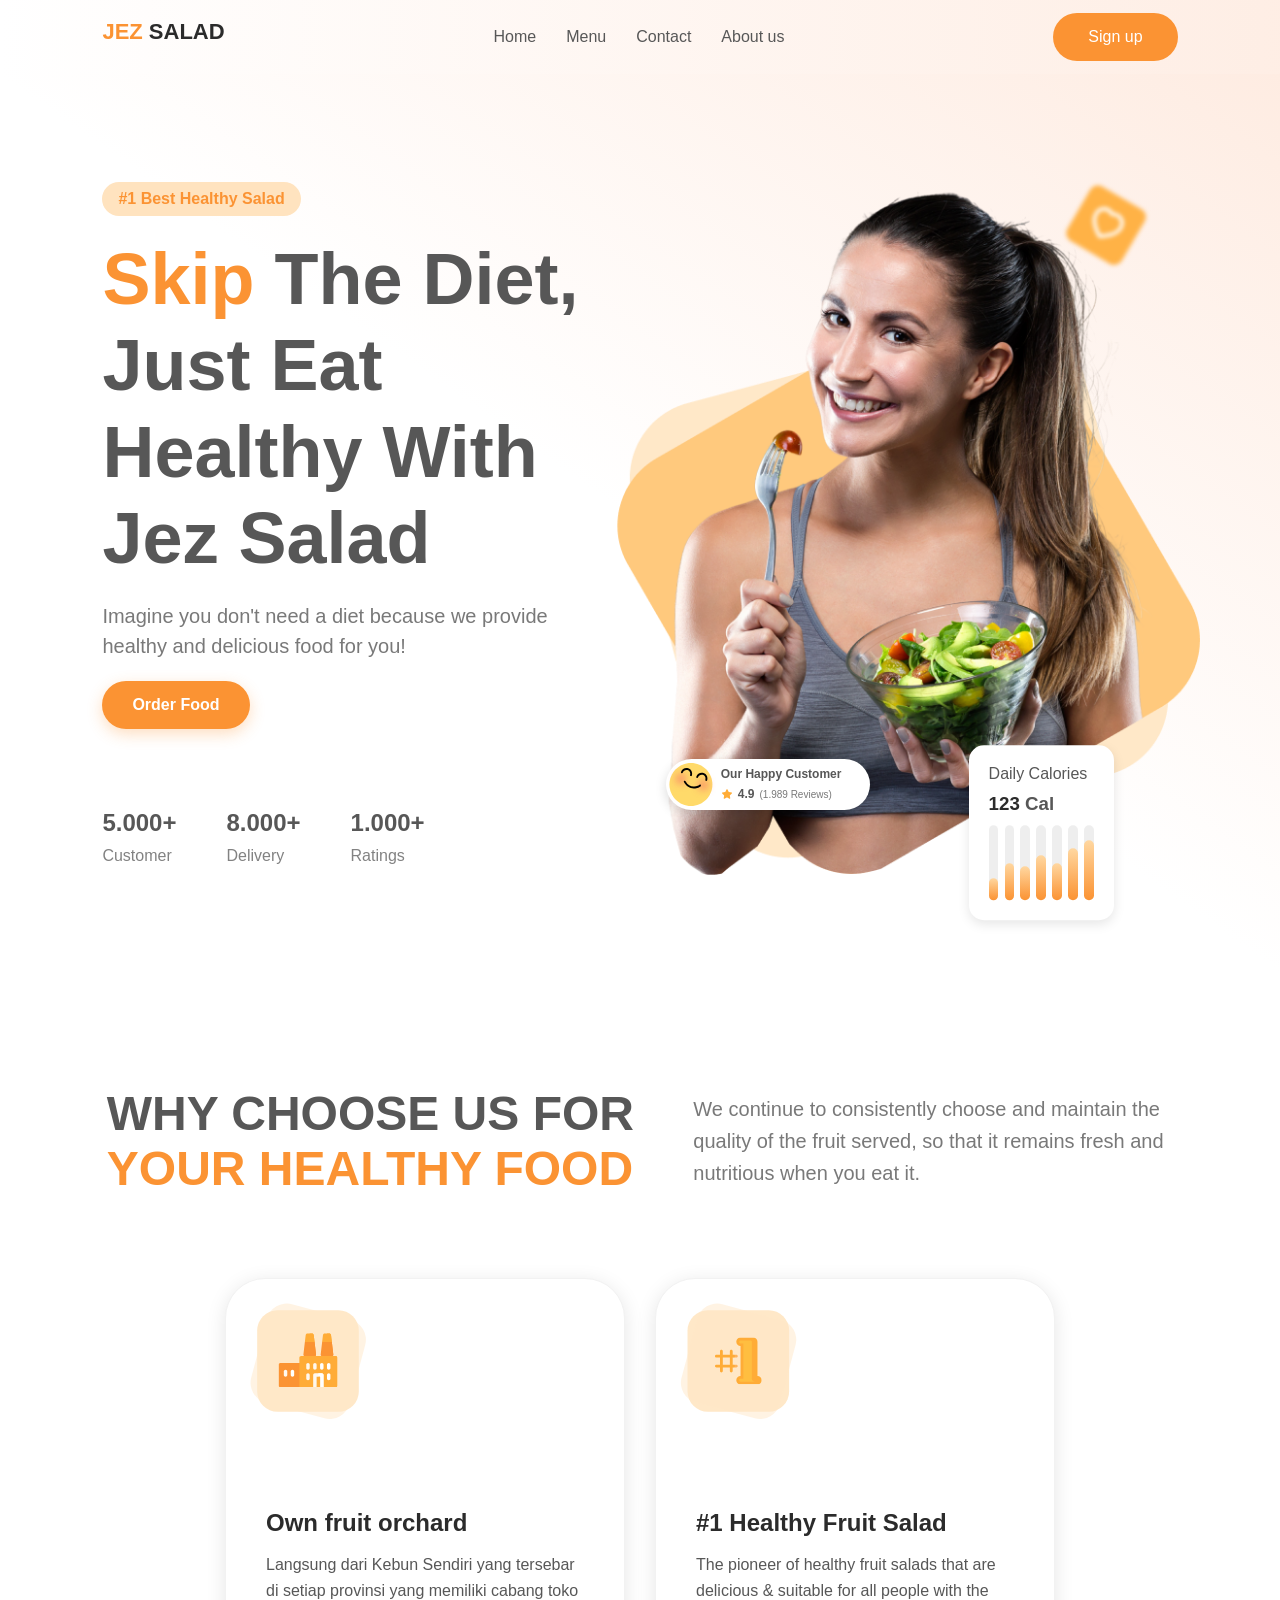
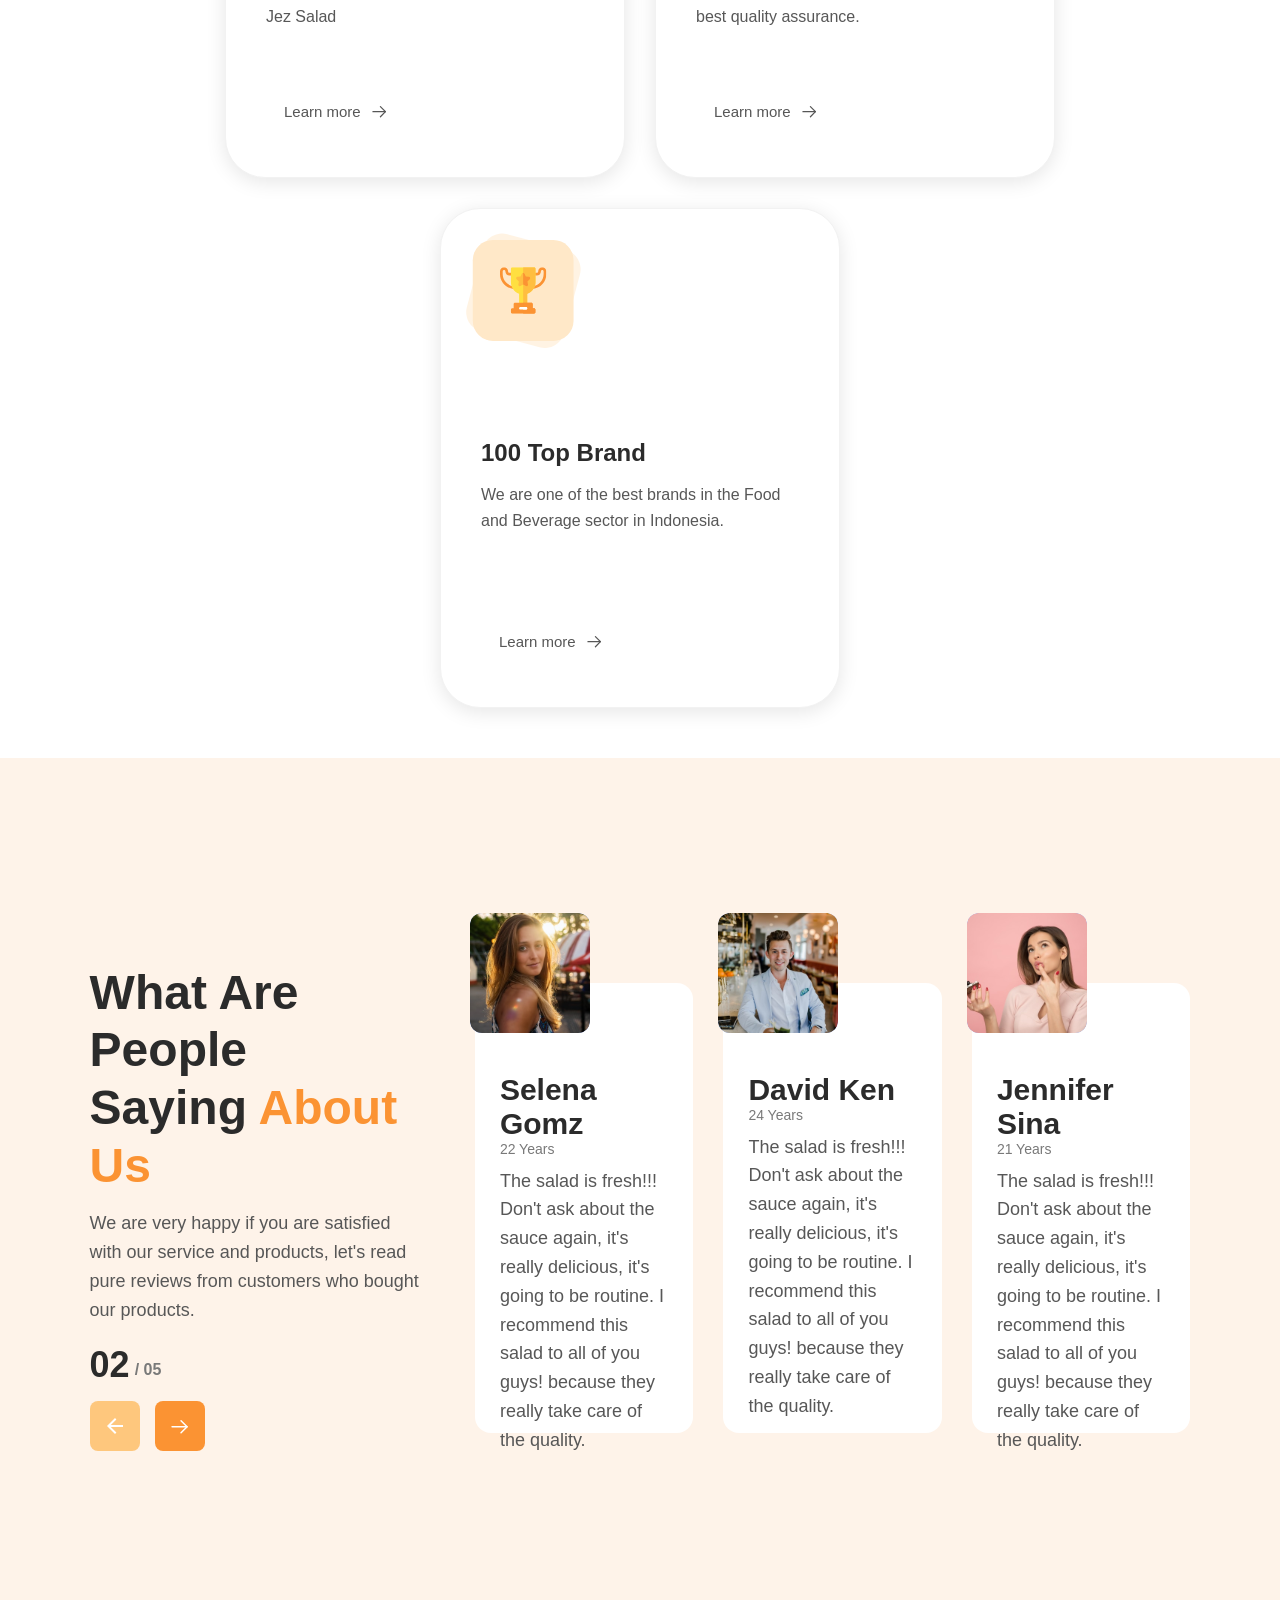
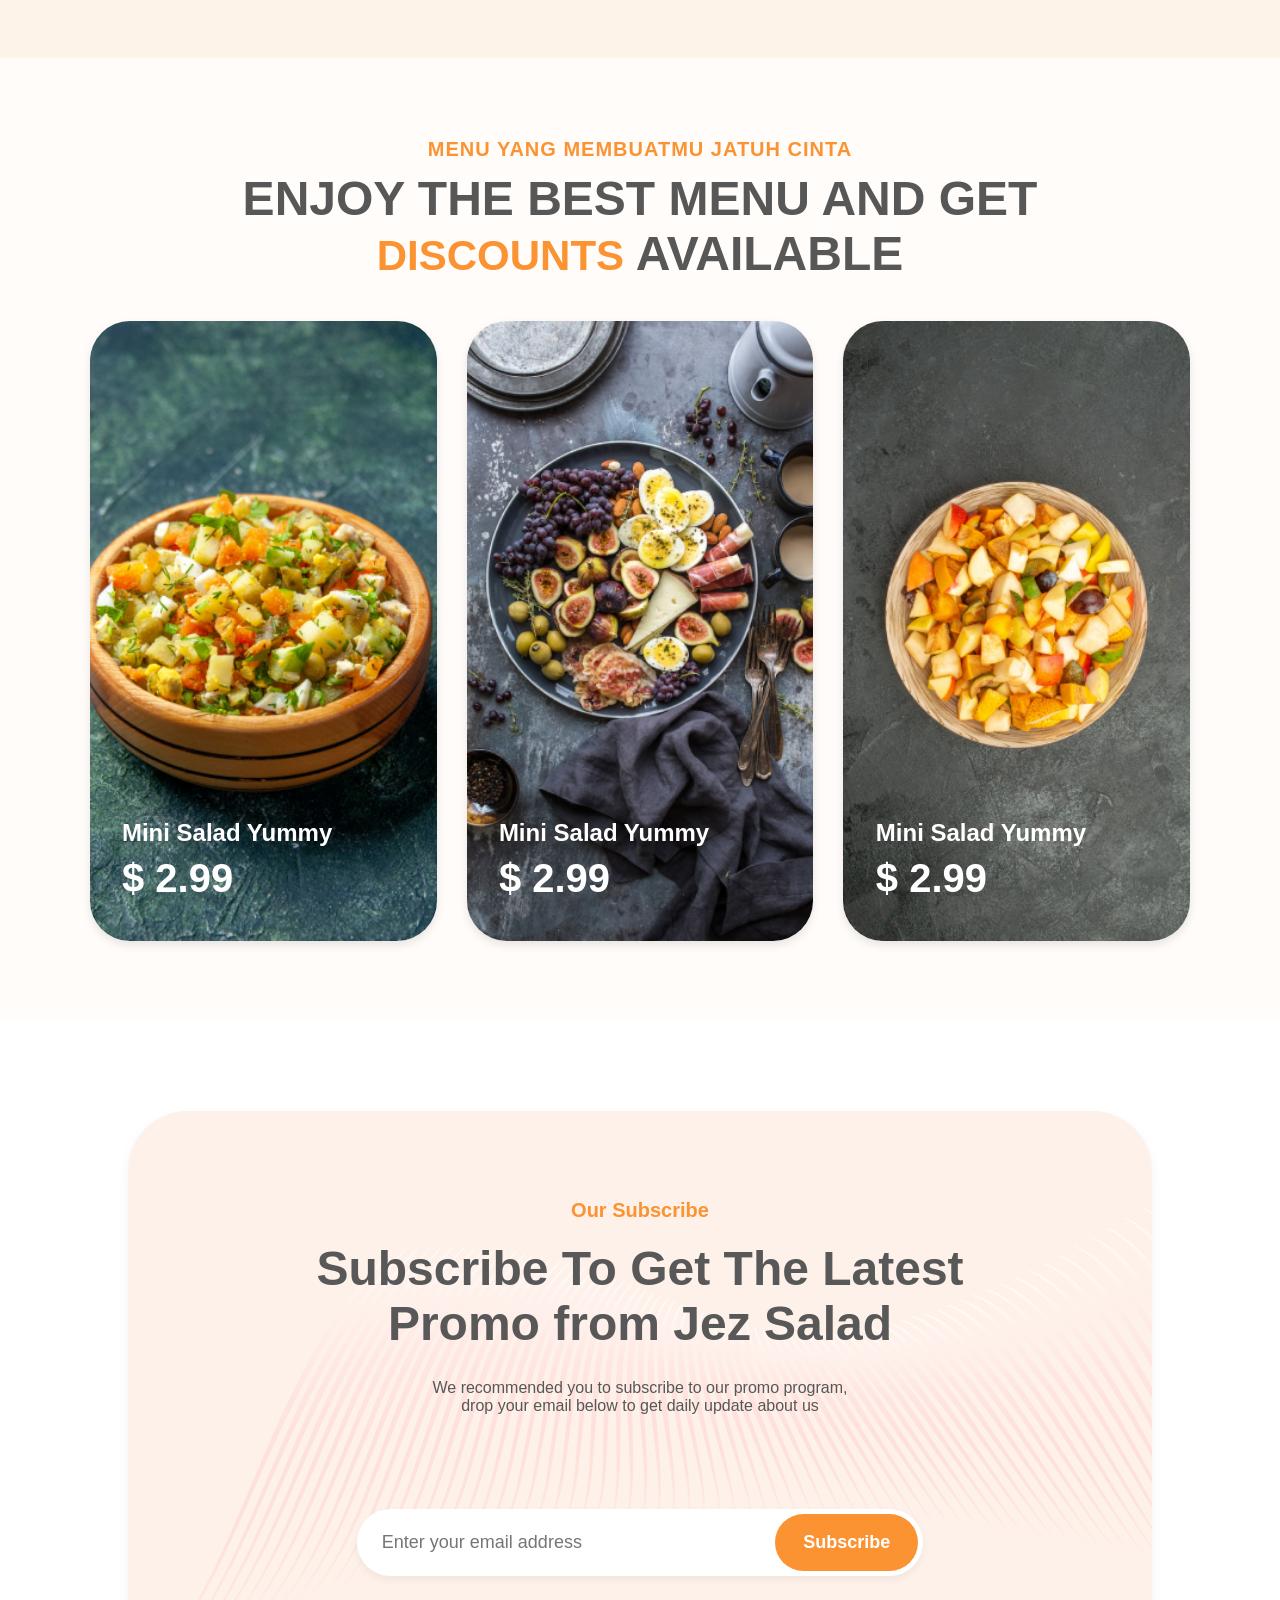
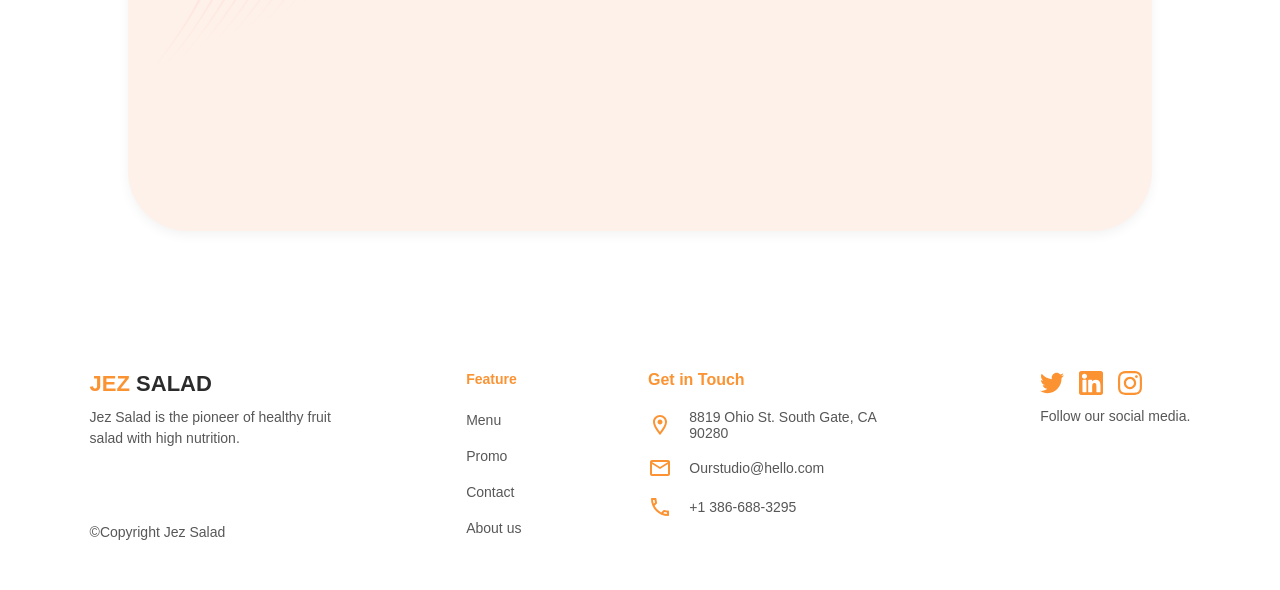
<file: index.html>
<!doctype html>
<html lang="en">
    <head>
        <meta charset="UTF-8" />
        <meta name="viewport" content="width=device-width, initial-scale=1.0" />
        <link rel="stylesheet" href="css/styles.css">
        <title>Webblock</title>
    </head>
    <body>
        <header class="header">
            <h3 class="logo-text"><span>JEZ</span> SALAD</h3>
            <nav class="header-nav">
                <a href="#" class="header-link" >Home</a>
                <a href="#" class="header-link">Menu</a>
                <a href="#" class="header-link">Contact</a>
                <a href="#" class="header-link">About us</a>
            </nav>
            <button class="sign-up-button">Sign up</button>
        </header>
        <main class="main">
            <section class="container-first-block">
                <section class="container-first-block-text">
                    <span class="numberone-container-text" >#1 Best Healthy Salad</span>
                    <h1 class="first-block-text">
                        <span class="skip-text" >Skip</span> The Diet, Just Eat
                        Healthy With Jez Salad
                    </h1>
                    <p class="skip-text-under">
                        Imagine you don't need a diet because we provide healthy
                        and delicious food for you!
                    </p>
                    <button class="order-food-button" >Order Food</button>
                    <div class="header-stats">
                        <div class="header-stats">
                            <span class="header-stats-text">5.000+</span>
                            <span class="header-stats-undertext">
                                Customer
                            </span>
                        </div>
                        <div class="header-stats">
                            <span class="header-stats-text">8.000+</span>
                            <span class="header-stats-undertext">
                                Delivery
                            </span>
                        </div>
                        <div class="header-stats">
                            <span class="header-stats-text">1.000+</span>
                            <span class="header-stats-undertext">
                                Ratings
                            </span>
                        </div>
                    </div>
                </section>
                <section class="container-first-block-woman">
                    <img
                        class="heart-icon"
                        src="images/heart-icon.svg"
                        alt="background-heart-icon"
                    />
                    <img
                        class="header-image-woman"
                        src="images/header-image.png"
                        alt="header-image-woman"
                    />
                    <img
                        class="dots-icon"
                        src="images/background-dots.svg"
                        alt="background-dots"
                    />
                    <div class="customer-comment-container">
                        <img src="images/smile-icon.svg" alt="smile-icon"/>
                        <div class="customer-comment-content">
                            <p class="customer-comment-text">Our Happy Customer</p>
                            <div class="customer-comment-rating">
                                <img class="customer-comment-star-icon" src="images/star-icon.svg" alt="star-icon">
                                <p class="customer-comment-text-rating">4.9</p>
                                <span class="customer-comment-text-reviews">(1.989 Reviews)</span>
                            </div>
                        </div>
                    </div>     
                    <div class="calories-rating">
                        <p class="calories-title">Daily Calories</p>
                        <h3 class="calories-number"><span>123</span> Cal</h3>     
                        <div class="calories-progress-bars">
                            <div class="calories-progress-wrapper">
                              <div class="calories-progress-background"></div>
                              <div class="calories-progress" style="height: 30%;"></div>
                            </div>
                        
                            <div class="calories-progress-wrapper">
                              <div class="calories-progress-background"></div>
                              <div class="calories-progress" style="height: 50%;"></div>
                            </div>
                        
                            <div class="calories-progress-wrapper">
                              <div class="calories-progress-background"></div>
                              <div class="calories-progress" style="height: 45%;"></div>
                            </div>
                        
                            <div class="calories-progress-wrapper">
                              <div class="calories-progress-background"></div>
                              <div class="calories-progress" style="height: 60%;"></div>
                            </div>
                        
                            <div class="calories-progress-wrapper">
                              <div class="calories-progress-background"></div>
                              <div class="calories-progress" style="height: 50%;"></div>
                            </div>
                        
                            <div class="calories-progress-wrapper">
                              <div class="calories-progress-background"></div>
                              <div class="calories-progress" style="height: 70%;"></div>
                            </div>
                        
                            <div class="calories-progress-wrapper">
                              <div class="calories-progress-background"></div>
                              <div class="calories-progress" style="height: 80%;"></div>
                            </div>
                          </div>
                        </div>
                    </div>
                </section>
            </section>
            <section class="container-second-block">
                <div class="container-second-block-text">
                    <h1 class="second-block-text-1">
                        WHY CHOOSE US FOR <span class="highlight">YOUR HEALTHY FOOD</span>
                    </h1>
                    <p class="second-block-text-2">
                        We continue to consistently choose and maintain the quality of the fruit served, 
                        so that it remains fresh and nutritious when you eat it.
                    </p>
                </div>
                <section class="second-block-cards">
                    <article class="second-block-single-card">
                        <img class="second-block-card-icon" src="images/first-card-icon.svg" alt="card-1"/>
                        <div class="card-text">
                            <h2 class="card-text-main">Own fruit orchard</h2>
                            <p class="card-description">Langsung dari Kebun Sendiri yang tersebar di setiap provinsi yang memiliki cabang toko Jez Salad</p>
                        </div>
                        <div class="card-link-container">
                            <a href="#">Learn more</a>
                            <img class="card-right-arrow" src="images/right-arrow.svg" alt="right-arrow"/>
                        </div>
                    </article>
                    <article class="second-block-single-card">
                        <img class="second-block-card-icon" src="images/second-card-icon.svg" alt="card-2"/>
                        <div class="card-text">
                            <h2 class="card-text-main">#1 Healthy Fruit Salad</h2>
                            <p class="card-description">The pioneer of healthy fruit salads that are delicious & suitable for all people with the best quality assurance.</p>
                        </div>
                        <div class="card-link-container" >
                            <a href="#">Learn more</a>
                            <img class="card-right-arrow" src="images/right-arrow.svg" alt="right-arrow"/>
                        </div>
                    </article>
                    <article class="second-block-single-card">
                        <img class="second-block-card-icon" src="images/third-card-icon.svg" alt="card-3"/>
                        <div class="card-text">
                            <h2 class="card-text-main">100 Top Brand</h2>
                            <p class="card-description">We are one of the best brands in the Food and Beverage sector in Indonesia.</p>
                        </div>
                        <div class="card-link-container">
                            <a href="#">Learn more</a>
                            <img class="card-right-arrow" src="images/right-arrow.svg" alt="right-arrow"/>
                        </div>
                    </article>
                </section>
            </section>
            <section class="container-third-block">
                <section class="third-block-text">
                    <h1 class="third-block-text-1">What Are People<br> Saying <span >About Us</span></h1>
                    <p class="third-block-text-2">We are very happy if you are satisfied with our service and products, let's read pure reviews from customers who bought our products.</p>
                    <div class="third-block-cards-numeration">
                        <p class="third-block-cards-numeration-main">02</p><span class="third-block-cards-numeration-second">/ 05</span>
                    </div>
                    <div class="third-block-cards-arrows">
                        <div class="third-block-cards-left-arrow">
                            <img class="third-block-not-activated-arrow" src="images/left-arrow.svg" alt="left-arrow"/>
                        </div>
                        <div class="third-block-cards-right-arrow">
                            <img class="third-block-activated-arrow" src="images/white-right-arrow.svg" alt="right-arrow"/>
                        </div>
                    </div>
                </section>
                <section class="third-block-cards">
                    <article class="third-block-single-card">
                        <img class="reviewer-icon" src="images/reviewer-1.svg" alt="reviewer-card-1"/>
                        <div class="third-block-card-text">
                            <h2 class="reviwer-name">Selena Gomz</h2>
                            <span class="reviewer-age">22 Years</span>
                            <p class="reviewer-review">The salad is fresh!!! Don't ask about the sauce again, it's really delicious, it's going to be routine. I recommend this salad to all of you guys! because they really take care of the quality.</p>
                        </div>
                    </article>
                    <article class="third-block-single-card">
                        <img class="reviewer-icon" src="images/reviewer-2.svg" alt="reviewer-card-2"/>
                        <div class="third-block-card-text">
                            <h2 class="reviwer-name">David Ken</h2>
                            <span class="reviewer-age">24 Years</span>
                            <p class="reviewer-review">The salad is fresh!!! Don't ask about the sauce again, it's really delicious, it's going to be routine. I recommend this salad to all of you guys! because they really take care of the quality.</p>
                        </div>
                    </article>
                    <article class="third-block-single-card">
                        <img class="reviewer-icon" src="images/reviewer-3.svg" alt="reviewer-card-3"/>
                        <div class="third-block-card-text">
                            <h2 class="reviwer-name">Jennifer Sina</h2>
                            <span class="reviewer-age">21 Years</span>
                            <p class="reviewer-review">The salad is fresh!!! Don't ask about the sauce again, it's really delicious, it's going to be routine. I recommend this salad to all of you guys! because they really take care of the quality.</p>
                        </div>
                    </article>
                </section>
            </section>
            <section class="fourth-block">
                <section class="fourth-block-text">
                    <h3 class="fourth-block-text-small" >MENU YANG MEMBUATMU JATUH CINTA</h3>
                    <h1 class="fourth-block-text-big">ENJOY THE BEST MENU AND GET<br> </h1><span >DISCOUNTS</span><h1 class="fourth-block-text-big"> AVAILABLE</h1>
                </section>
                <section class="fourth-block-cards">
                    <article class="fourth-block-single-card">
                        <img class="dish-card" src="images/dish-card-1.png" alt="alt-card-1"/>
                        <div class="fourth-block-card-text-container">
                            <h3 class="fourth-block-card-text">Mini Salad Yummy</h3>
                            <h2 class="fourth-block-card-text-price">$ 2.99</h2>
                        </div>
                    </article>
                    <article class="fourth-block-single-card">
                        <img class="dish-card" src="images/dish-card-2.png" alt="alt-card-2"/>
                        <div class="fourth-block-card-text-container">
                            <h3 class="fourth-block-card-text">Mini Salad Yummy</h3>
                            <h2 class="fourth-block-card-text-price">$ 2.99</h2>
                        </div>
                    </article>
                    <article class="fourth-block-single-card">
                        <img class="dish-card" src="images/dish-card-3.png" alt="alt-card-3"/>
                        <div class="fourth-block-card-text-container">
                            <h3 class="fourth-block-card-text">Mini Salad Yummy</h3>
                            <h2 class="fourth-block-card-text-price">$ 2.99</h2>
                        </div>
                    </article>
                </section>
            </section>
            <section class="fifth-block">
                <div class="fifth-block-container">
                    <h4 class="fifth-block-subscription-small-main-text" >Our Subscribe</h4>
                    <h2 class="fifth-block-subscription-big-main-text">Subscribe To Get The Latest<br>Promo from Jez Salad</h2>
                    <p class="fifth-block-subscription-main-undertext">We recommended you to subscribe to our promo program,<br> drop your email below to get daily update about us</p>
                    <form class="fifth-block-subscription-email-input-container">
                        <input type="email" id="email" placeholder="Enter your email address">
                        <button type="submit">Subscribe</button>
                    </form>

                </div>
            </section>
            <footer class="footer">
                <section class="logo">
                    <h3 class="logo-text"><span >JEZ</span> SALAD</h3>
                    <span class="footer-copyright-text">Jez Salad is the pioneer of healthy fruit salad with high nutrition.</span>
                    <span class="footer-copyright">©Copyright Jez Salad</span>
                </section>
                <nav class="footer-links">
                    <a href="#" class="footer-link" >Feature</a>
                    <a href="#" class="footer-link">Menu</a>
                    <a href="#" class="footer-link">Promo</a>
                    <a href="#" class="footer-link">Contact</a>
                    <a href="#" class="footer-link">About us</a>
                </nav>
                <section class="get-in-touch">
                    <h3 class="get-in-touch-text" >Get in Touch</h3>
                    <div class="footer-location">
                        <img class="footer-icon" src="images/location_icon.svg" alt="location-icon"/>
                        <span class="footer-text">8819 Ohio St. South Gate, CA 90280</span>
                    </div>
                    <div class="footer-email">
                        <img class="footer-icon" src="images/email-icon.svg" alt="email-icon"/>
                        <span class="footer-text">Ourstudio@hello.com</span>
                    </div>
                    <div class="footer-phone">
                        <img class="footer-icon" src="images/phone-icon.svg" alt="phone-icon"/>
                        <span class="footer-text">+1 386-688-3295</span>
                    </div>
                </section>
                <section class="social-links">
                    <div class="social-icons">
                        <a href="#" class="footer-link"><img src="images/twitter-icon.svg" alt="Twitter"/></a>
                        <a href="#" class="footer-link"><img src="images/linkedin-icon.svg" alt="LinkedIn"/></a>
                        <a href="#" class="footer-link"><img src="images/insta-icon.svg" alt="Instagram"/></a>
                    </div>
                    <span class="footer-social-links-text">Follow our social media.</span>
                </section>
            </footer>
        </main>
    </body>
</html>
</file>
<file: css/styles.css>
* {
  margin: 0;
  padding: 0;
  box-sizing: border-box;
}

body {
  font-family: "Poppins", sans-serif;
  color: #575757;
}

.header {
  display: flex;
  justify-content: space-between;
  align-items: center;
  padding: 1% 8%;
  background: linear-gradient(to right, #fff 0%, #feece2 110%);
}

.logo-text {
  font-size: 22px;
  font-weight: bold;
  font-family: "Roboto", sans-serif;
}

.logo-text span {
  color: #fb9333;
}

.header-nav {
  display: flex;
  flex: 1;
  gap: 30px;
  justify-content: center;
}

.header-link {
  font-size: 16px;
  color: #575757;
  text-decoration: none;
  font-weight: 500;
  transition: color 0.3s ease;
}

.header-link:hover,
.header-link.active {
  color: #fb9333;
  font-weight: 700;
}

.sign-up-button {
  background: #fb9333;
  color: white;
  padding: 15px 35px;
  border-radius: 25px;
  border: none;
  font-weight: 500;
  font-size: 16px;
  cursor: pointer;
  transition: background 0.3s ease;
}

.sign-up-button:hover {
  background: #fb9333;
}

.container-first-block {
  display: flex;
  align-items: center;
  justify-content: space-between;
  padding: 0% 8%;
  min-height: 100vh;
  background: linear-gradient(215deg, #feece2 0%, #fff 50%);
}

.container-first-block-text {
  display: flex;
  flex-direction: column;
  justify-content: center;
  align-items: flex-start;
  height: 100%;
  max-width: 50%;
  gap: 20px;
}

.numberone-container-text {
  display: inline-block;
  background: #ffe3bf;
  color: #fb9333;
  font-weight: 600;
  padding: 8px 16px;
  border-radius: 20px;
  font-size: 16px;
}

.first-block-text {
  font-size: 72px;
  font-weight: 700;
  line-height: 1.2;
  color: #575757;
  max-width: 90%;
}

.skip-text {
  color: #fb9333;
}

.skip-text-under {
  font-size: 20px;
  color: #797979;
  max-width: 85%;
  line-height: 1.5;
}

.order-food-button {
  background: #fb9333;
  color: white;
  padding: 15px 30px;
  border: none;
  border-radius: 30px;
  font-size: 16px;
  font-weight: 600;
  cursor: pointer;
  transition: all 0.3s ease;
  box-shadow: 0 5px 15px rgba(251, 147, 51, 0.3);
}

.order-food-button:hover {
  background: #e47d1f;
  transform: scale(1.05);
}

.header-stats {
  display: flex;
  gap: 10px 50px;
  margin-top: 30px;
}

.header-stats div {
  display: flex;
  flex-direction: column;
  text-align: left;
}

.header-stats-text {
  font-size: 24px;
  font-weight: 600;
  color: #575757;
}

.header-stats-undertext {
  font-size: 16px;
  font-weight: 500;
  color: #828282;
}

.container-first-block-woman {
  width: 50%;
  height: 100%;
  display: flex;
  justify-content: center;
  align-items: flex-end;
}

.container-first-block-woman img:nth-of-type(2) {
  position: absolute;
  width: 50%;
  height: 90%;
  object-fit: contain;
  bottom: -5%;
  z-index: 1;
}

.heart-icon:first-of-type {
  position: absolute;
  top: 20%;
  right: 10%;
  width: 7%;
  z-index: 3;
  filter: blur(2px);
}

.customer-comment-container {
  position: absolute;
  bottom: 10%;
  left: 52%;
  display: flex;
  align-items: center;
  background: white;
  padding: 4px 10px 4px 2px;
  border-radius: 50px;
  box-shadow: 0 4px 12px rgba(0, 0, 0, 0.15);
  gap: 5px;
  z-index: 3;
}

.customer-comment-container img {
  width: 25%;
  height: 25%;
}

.customer-comment-rating {
  display: flex;
  align-items: center;
  gap: 5px;
  font-size: 12px;
  font-weight: 700;
  color: #797979;
}

.customer-comment-text {
  font-size: 12px;
  color: #575757;
  font-weight: bold;
  margin-bottom: 5%;
}

.customer-comment-star-icon {
  width: 10% !important;
  height: 10% !important;
  color: #fb9333;
}

.customer-comment-text-rating {
  font-size: 12px;
  color: #575757;
  font-weight: 600;
}

.customer-comment-text-reviews {
  font-size: 10px;
  color: #797979;
  font-weight: 400;
}

.calories-rating {
  position: absolute;
  right: 13%;
  background: white;
  padding: 20px 20px;
  border-radius: 15px;
  box-shadow: 0 4px 12px rgba(0, 0, 0, 0.1);
  z-index: 3;
}

.calories-rating {
  position: absolute;
  right: 13%;
  background: white;
  padding: 20px 20px;
  border-radius: 15px;
  box-shadow: 0 4px 12px rgba(0, 0, 0, 0.1);
  z-index: 3;
  transform: translateY(175%);
}

.calories-progress-bars {
  display: flex;
  align-items: flex-end;
  gap: 6%;
  height: 75px;
  position: relative;
}

.calories-progress-wrapper {
  position: relative;
  width: 15px;
  height: 100%;
  display: flex;
  justify-content: center;
  align-items: flex-end;
}

.calories-progress-background {
  width: 100%;
  height: 100%;
  border-radius: 5px;
  background: rgba(200, 200, 200, 0.3);
  position: absolute;
}

.calories-progress {
  width: 100%;
  border-radius: 5px;
  background: linear-gradient(to top, #FB9333, #FFD7A0);
  position: relative;
}

.calories-number {
  font-family: "Poppins", sans-serif;
  padding-top: 10px;
  padding-bottom: 10px;
}

.calories-number span {
  color: #2b2b2b;
}

.calories-title{
  font-size: 16px;
  color: #575757;
  font-weight: 500;
}

.container-second-block {
  display: flex;
  flex-direction: column;
  align-items: flex-start;
  padding: 50px 20px;
  background: #fff;
  width: 100%;
}

.container-second-block-text {
  display: flex;
  align-items: center;
  justify-content: space-between;
  padding: 5% 7%;
}

.second-block-text-1 {
  font-size: 48px;
  font-weight: 700;
  color: #575757;
  max-width: 50%;
}

.second-block-text-1 .highlight {
  color: #fb9333;
}

.second-block-text-2 {
  font-size: 20px;
  color: #797979;
  max-width: 45%;
  line-height: 1.6;
}

.second-block-cards {
  display: flex;
  justify-content: center;
  gap: 30px;
  flex-wrap: wrap;
  width: 100%;
  margin-top: 20px;
}

.second-block-single-card {
  background: #fff;
  padding: 40px;
  border-radius: 40px;
  box-shadow: 0px 4px 20px rgba(0, 0, 0, 0.1);
  min-width: 300px;
  max-width: 400px;
  flex-grow: 1;
  height: 500px;
  transition: transform 0.3s ease;
  border: 1px solid #f2f2f2;
  display: flex;
  flex-direction: column;
  align-items: flex-start;
  position: relative;
}

.second-block-single-card:hover {
  transform: translateY(-5px);
}

.second-block-card-icon {
  width: 125px !important;
  position: absolute;
  top: 20px;
  left: 20px;
}

.card-text {
  text-align: left;
  margin-top: 60%;
  flex-grow: 1;
}

.card-text-main {
  font-size: 24px;
  font-weight: 700;
  color: #2b2b2b;
  margin-bottom: 15px;
}

.card-description {
  font-size: 16px;
  color: #575757;
  line-height: 1.6;
}

.card-link-container {
  display: flex;
  align-items: center;
  position: absolute;
  bottom: 40px;
  left: 40px;
  padding: 15px 18px;
  border-radius: 40px;
  transition: all 0.3s ease;
  cursor: pointer;
}

.card-link-container a {
  text-decoration: none;
  color: #575757;
  font-size: 15px;
  font-weight: 500;
  transition: all 0.3s ease;
  display: flex;
  align-items: center;
}

.card-right-arrow {
  width: 20px;
  display: flex;
  align-items: center;
  justify-content: center;
  background: transparent;
  border-radius: 50%;
  transition: all 0.3s ease;
  margin-left: 8px;
}

.card-link-container:hover {
  background: #fb9333;
}

.card-link-container:hover a {
  color: #fff !important;
}

.container-third-block {
  display: flex;
  justify-content: space-between;
  align-items: center;
  width: 100%;
  min-height: 100vh;
  background: #fef3e9;
  padding: 9% 7%;
}

.third-block-text {
  max-width: 60%;
}

.third-block-text-1 {
  font-size: 48px;
  font-weight: 700;
  color: #2b2b2b;
  margin-bottom: 15px;
  line-height: 1.2;
}

.third-block-text-1 span {
  color: #fb9333;
}

.third-block-text-2 {
  font-size: 18px;
  color: #575757;
  line-height: 1.6;
}

.third-block-cards-numeration {
  display: flex;
  align-items: center;
  font-size: 36px;
  font-weight: 700;
  color: #2b2b2b;
  margin-top: 20px;
}

.third-block-cards-numeration-second {
  font-size: 16px;
  color: #797979;
  margin-left: 5px;
  margin-top: 3%;
}

.third-block-cards-arrows {
  display: flex;
  gap: 15px;
  margin-top: 15px;
}

.third-block-cards-left-arrow,
.third-block-cards-right-arrow {
  width: 50px;
  height: 50px;
  display: flex;
  align-items: center;
  justify-content: center;
  background: #fec77d;
  border-radius: 8px;
  transition: all 0.3s ease;
  cursor: pointer;
}

.third-block-cards-right-arrow {
  background: #fb9333;
}

.third-block-cards-arrows div:hover {
  background: #fb9333;
}

.third-block-cards {
  display: flex;
  gap: 30px;
  max-width: 65%;
  overflow: visible;
  margin-left: 5%;
}

.third-block-single-card {
  position: relative;
  background: white;
  border-radius: 16px;
  padding: 80px 25px 10px;
  width: 350px;
  height: 450px;
  transition: transform 0.3s ease;
  overflow: visible;
}

.third-block-single-card:hover {
  transform: translateY(-5px);
}

.reviewer-icon {
  width: 120px;
  height: 120px;
  border-radius: 12px;
  position: absolute;
  top: -70px;
  left: 25%;
  transform: translateX(-50%);
  background: white;
}

.third-block-single-card:hover .reviewer-icon {
  transform: translateX(-50%) scale(1.1);
}

.reviwer-name {
  font-size: 30px;
  font-weight: 700;
  color: #2b2b2b;
  margin-top: 10px;
}

.reviewer-age {
  font-size: 14px;
  color: #797979;
  display: block;
  margin-bottom: 10px;
}

.reviewer-review {
  font-size: 18px;
  color: #575757;
  line-height: 1.6;
}

.fourth-block {
  text-align: center;
  padding: 80px 7%;
  background: #fffcf9;
  min-height: 100vh;
}

.fourth-block-text-small {
  font-size: 20px;
  font-weight: 600;
  color: #fb9333;
  letter-spacing: 1px;
  margin-bottom: 10px;
}

.fourth-block-text-big {
  font-size: 48px;
  font-weight: 700;
  color: #575757;
  display: inline;
}

.fourth-block-text span {
  font-size: 42px;
  font-weight: 700;
  color: #fb9333;
  display: inline-block;
}

.fourth-block-cards {
  display: flex;
  justify-content: center;
  gap: 30px;
  margin-top: 40px;
}

.fourth-block-single-card {
  position: relative;
  width: 480px;
  height: 620px;
  border-radius: 40px;
  overflow: hidden;
  box-shadow: 0px 4px 10px rgba(0, 0, 0, 0.1);
  transition: transform 0.3s ease;
}

.fourth-block-single-card:hover {
  transform: translateY(-10px);
}

.dish-card {
  width: 100%;
  height: 100%;
  object-fit: cover;
  border-radius: 20px;
}

.fourth-block-card-text-container {
  position: absolute;
  bottom: 15px;
  left: 5%;
  width: 100%;
  color: white;
  padding: 15px;
  text-align: left;
}

.fourth-block-card-text {
  font-size: 24px;
  font-weight: 600;
  margin-bottom: 3%;
}

.fourth-block-card-text-price {
  font-size: 40px;
  font-weight: 700;
  margin-bottom: 3%;
}









.fifth-block {
  position: relative;
  display: flex;
  align-items: center;
  justify-content: center;
  width: 100%;
  height: 100vh;
  background: white;
  font-family: 'Poppins', sans-serif;
}


.fifth-block-container {
  position: relative;
  width: 80%;
  height: 80%;
  padding: 60px 40px;
  background-color: #FEF1E9;
  background-image: url('../images/subscription-background-lines.svg');
  background-size: cover;
  background-position: -40px -50%;
  background-repeat: no-repeat;
  border-radius: 60px;
  box-shadow: 0px 4px 12px rgba(0, 0, 0, 0.05);
  text-align: center;
  z-index: 2;
}

.subscription-background-image {
  position: absolute;
  left: 50%;
  transform: translateX(-50%);
  width: 100%;
  height: 100%;
  z-index: 1;
}

.fifth-block-subscription-small-main-text {
  font-size: 20px;
  font-weight: 600;
  color: #FB9333;
  margin-top: 3%;
  z-index: 2;
}

.fifth-block-subscription-big-main-text {
  font-size: 48px;
  font-weight: 700;
  color: #585858;
  margin-top: 2%;
  z-index: 2;
}

.fifth-block-subscription-main-undertext {
  font-size: 16px;
  color: #575757;
  margin-top: 3%;
  z-index: 2;
}

.fifth-block-subscription-email-input-container {
  display: flex;
  align-items: center;
  max-width: 60%;
  background: white;
  padding: 5px;
  border-radius: 50px;
  box-shadow: 0px 4px 8px rgba(0, 0, 0, 0.05);
  margin: 0 auto;
  margin-top: 10%;
  z-index: 2;
}

.fifth-block-subscription-email-input-container input {
  flex: 1;
  font-size: 18px;
  color: #575757;
  border: none;
  outline: none;
  padding: 12px 20px;
  border-radius: 50px;
  z-index: 2;
}

.fifth-block-subscription-email-input-container button {
  font-size: 18px;
  font-weight: 600;
  color: white;
  background: #FB9333;
  border: none;
  padding: 18px 28px;
  border-radius: 50px;
  cursor: pointer;
  transition: all 0.3s ease;
  
}

.fifth-block-subscription-email-input-container button:hover {
  background: #E67E22;
}

.footer {
  display: flex;
  justify-content: space-between;
  align-items: flex-start;
  width: 100%;
  padding: 50px 7%;
  background: #fff;
  font-family: 'Poppins', sans-serif;
}

.logo {
  max-width: 250px;
}

.logo-text {
  font-size: 22px;
  font-weight: 700;
  color: #2B2B2B;
  margin-bottom: 10px;
}

.logo-text span {
  color: #FB9333;
}

.footer-copyright-text {
  font-size: 14px;
  color: #575757;
  line-height: 1.5;
  display: block;
  margin-bottom: 30%;
}

.footer-copyright {
  font-size: 14px;
  color: #575757;
  display: block;
}

.footer-links {
  display: flex;
  flex-direction: column;
  gap: 20px;
}

.footer-links .footer-link:first-child {
  font-weight: 700;
  color: #FB9333;
  margin-bottom: 5px;
}

.footer-link {
  font-size: 14px;
  color: #575757;
  text-decoration: none;
  transition: color 0.3s ease;
}

.footer-link:hover {
  color: #FB9333;
}

.get-in-touch {
  display: flex;
  flex-direction: column;
  gap: 15px;
}

.get-in-touch-text {
  font-size: 16px;
  font-weight: 700;
  color: #FB9333;
  margin-bottom: 5px;
}

.footer-location,
.footer-email,
.footer-phone {
  display: flex;
  align-items: center;
  gap: 12px;
}

.footer-icon {
  width: 24px;
  height: 24px;
}

.footer-text {
  font-size: 14px;
  color: #575757;
  margin-left: 2%;
  gap: 10%;
}

.social-links {
  display: flex;
  flex-direction: column;
  gap: 10px;
}

.social-icons {
  display: flex;
  gap: 15px;
}

.social-icons .footer-link img {
  width: 24px;
  height: 24px;
  transition: transform 0.3s ease;
}

.social-icons .footer-link img:hover {
  transform: scale(1.1);
}

.footer-social-links-text {
  font-size: 14px;
  color: #575757;
  text-align: center;
}
</file>
